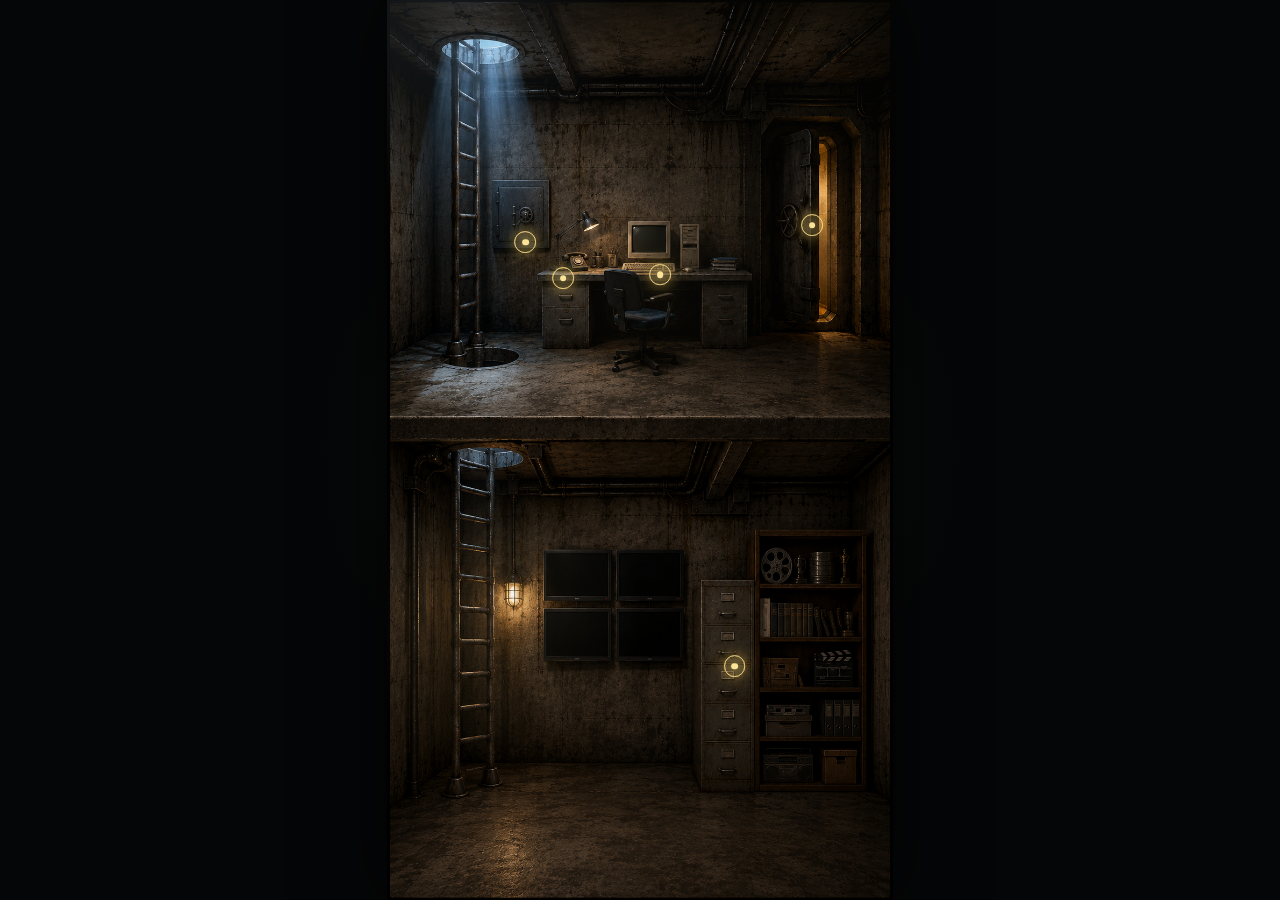
<file: index.html>
<!doctype html>
<html lang="en">
<head>
  <meta charset="utf-8" />
  <meta name="viewport" content="width=device-width, initial-scale=1, viewport-fit=cover" />
  <title>Feisk Productions Vault</title>
  <meta name="description" content="Feisk Productions immersive bunker archive." />
  <link rel="stylesheet" href="style.css" />
  <link rel="stylesheet" href="prop-placement.css" />
</head>
<body>
  <main id="app" class="app app--direct" aria-live="polite">
    <section id="bunkerScene" class="bunker-scene screen bunker-scene--active" aria-label="Feisk Productions bunker room">
      <div id="sceneViewport" class="scene-viewport">
        <div id="sceneStage" class="scene-stage" aria-label="Interactive bunker scene">
          <img
            id="bunkerBackground"
            class="bunker-scene__image"
            src="assets/backgrounds/bunker-room-final.png"
            alt="An illustrated two-floor underground bunker office archive"
            draggable="false"
          />

          <div class="bunker-effects" aria-hidden="true">
            <div class="bunker-light-flicker"></div>
            <div id="dustLayer" class="dust-layer"></div>
          </div>

          <div id="hotspotsLayer" class="hotspots-layer" aria-label="Interactive bunker objects"></div>

          <button
            id="editLadderHotspot"
            class="edit-ladder-hotspot"
            type="button"
            aria-label="Hidden editor access"
            title=""
          ></button>
        </div>
      </div>
    </section>

    <div id="panelBackdrop" class="panel-backdrop" hidden></div>

    <aside id="infoPanel" class="info-panel" role="dialog" aria-modal="true" aria-labelledby="panelTitle" hidden>
      <button id="panelClose" class="info-panel__close" type="button" aria-label="Close information panel">×</button>
      <p id="panelKicker" class="info-panel__kicker"></p>
      <h2 id="panelTitle" class="info-panel__title"></h2>
      <div class="info-panel__scroll">
        <p id="panelBody" class="info-panel__body"></p>
      </div>
    </aside>

    <section id="desktopOverlay" class="desktop-overlay" aria-label="Feisk terminal desktop" hidden>
      <div id="desktopShell" class="desktop-shell" role="dialog" aria-modal="true" aria-labelledby="desktopTitle">
        <header class="desktop-shell__topbar">
          <div>
            <p class="desktop-shell__kicker">FEISK TERMINAL // ARCHIVE ACCESS</p>
            <h2 id="desktopTitle">Feisk Productions Desktop</h2>
          </div>
          <button id="desktopClose" class="desktop-shell__close" type="button" aria-label="Close desktop">×</button>
        </header>

        <div class="desktop-screen">
          <div class="desktop-wallpaper" aria-hidden="true"></div>
          <div id="desktopIcons" class="desktop-icons" aria-label="Desktop icons"></div>
          <div id="desktopWindowLayer" class="desktop-window-layer" aria-live="polite"></div>
        </div>

        <footer class="desktop-statusbar" aria-label="Desktop status">
          <span class="desktop-statusbar__brand">FEISK OS</span>
          <span class="desktop-statusbar__scan">SECURE ARCHIVE SESSION</span>
          <span id="desktopClock" class="desktop-clock" aria-label="Terminal status">ARCHIVE ONLINE</span>
        </footer>
      </div>
    </section>

    <section id="placementEditor" class="editor-panel" aria-label="Placement editor" hidden>
      <header id="editorDragHandle" class="editor-panel__header">
        <div>
          <p class="editor-panel__kicker">Placement Editor</p>
          <h2>Hotspot Dots</h2>
        </div>
        <div class="editor-panel__window-actions">
          <button id="editorMinimise" type="button" aria-label="Minimise editor">–</button>
          <button id="editorClose" type="button" aria-label="Close editor">×</button>
        </div>
      </header>
      <div id="editorBody" class="editor-panel__body">
        <p class="editor-panel__hint">Triple-click the ladder to toggle. Drag a box to move it, drag the gold corner to resize, or drag the green dot handle to move the visible dot.</p>
        <h3 id="editorSelectedTitle">No hotspot selected</h3>
        <div class="editor-grid">
          <label>X <input id="editorX" type="number" step="0.1" /></label>
          <label>Y <input id="editorY" type="number" step="0.1" /></label>
          <label>W <input id="editorWidth" type="number" step="0.1" /></label>
          <label>H <input id="editorHeight" type="number" step="0.1" /></label>
          <label>Dot X <input id="editorDotX" type="number" step="0.1" /></label>
          <label>Dot Y <input id="editorDotY" type="number" step="0.1" /></label>
        </div>
        <div class="editor-actions">
          <button id="copyPlacement" type="button">Copy placement</button>
          <button id="downloadData" type="button">Download data.js</button>
          <button id="resetPlacement" type="button">Reset</button>
        </div>
      </div>
      <button id="editorRestore" class="editor-restore" type="button" hidden>▢ Editor</button>
    </section>
  </main>

  <script src="data.js"></script>
  <script src="script.js"></script>
</body>
</html>
</file>
<file: style.css>
[hidden] {
  display: none !important;
}

:root {
  --color-black: #030405;
  --color-warning: #d7b25a;
  --color-green: #7bf0b1;
  --color-panel: rgba(8, 13, 15, 0.95);
  --scene-ratio: 0.5627990431;
  --font-ui: 'Trebuchet MS', Verdana, Arial, sans-serif;
}

* {
  box-sizing: border-box;
}

html,
body {
  width: 100%;
  height: 100%;
  margin: 0;
  overflow: hidden;
  background: var(--color-black);
  color: #f3efe4;
  font-family: var(--font-ui);
}

button {
  font: inherit;
}

.app {
  position: relative;
  width: 100vw;
  height: 100dvh;
  overflow: hidden;
  background: #050607;
}

.screen {
  position: absolute;
  inset: 0;
  width: 100%;
  height: 100%;
}

.bunker-scene {
  z-index: 5;
  opacity: 1;
  background: #050607;
  overflow: hidden;
  pointer-events: auto;
}

.scene-viewport {
  position: absolute;
  inset: 0;
  display: grid;
  place-items: center;
  overflow: hidden;
  background:
    radial-gradient(circle at 50% 50%, rgba(215, 178, 90, 0.05), transparent 42%),
    #050607;
  touch-action: manipulation;
}

.scene-stage {
  position: relative;
  width: min(100vw, calc(100dvh * var(--scene-ratio)));
  height: min(100dvh, calc(100vw / var(--scene-ratio)));
  aspect-ratio: var(--scene-ratio);
  overflow: hidden;
  user-select: none;
  box-shadow: 0 0 70px rgba(0, 0, 0, 0.72);
}

.bunker-scene__image {
  display: block;
  width: 100%;
  height: 100%;
  object-fit: contain;
  user-select: none;
  pointer-events: none;
}

.bunker-effects {
  position: absolute;
  inset: 0;
  z-index: 7;
  pointer-events: none;
  overflow: hidden;
}

.bunker-light-flicker {
  position: absolute;
  inset: -8%;
  background:
    radial-gradient(circle at 15% 8%, rgba(185, 220, 255, 0.20), transparent 18%),
    radial-gradient(circle at 25% 66%, rgba(255, 224, 142, 0.12), transparent 18%),
    radial-gradient(circle at 52% 32%, rgba(255, 226, 160, 0.08), transparent 20%),
    linear-gradient(180deg, rgba(255, 236, 180, 0.035), transparent 36%, rgba(0,0,0,0.18));
  mix-blend-mode: screen;
  opacity: 0.52;
  animation: bunkerFlicker 7.5s infinite steps(1, end);
}

.dust-layer {
  position: absolute;
  inset: 0;
  overflow: hidden;
  opacity: 0.48;
}

.dust-particle {
  position: absolute;
  width: var(--dust-size, 2px);
  height: var(--dust-size, 2px);
  left: var(--dust-left, 50%);
  top: 110%;
  border-radius: 50%;
  background: rgba(240, 223, 176, 0.55);
  box-shadow: 0 0 8px rgba(240, 223, 176, 0.25);
  animation: dustFloat var(--dust-duration, 18s) linear infinite;
  animation-delay: var(--dust-delay, 0s);
}

.hotspots-layer {
  position: absolute;
  inset: 0;
  z-index: 18;
  pointer-events: none;
}

.hotspot {
  position: absolute;
  z-index: 19;
  padding: 0;
  border: 1px solid transparent;
  border-radius: 12px;
  background: transparent;
  cursor: pointer;
  pointer-events: auto;
  transition: border-color 160ms ease, background 160ms ease, box-shadow 160ms ease;
  touch-action: manipulation;
}

.hotspot::before {
  content: '';
  position: absolute;
  inset: -9%;
  border-radius: inherit;
  opacity: 0;
  background: radial-gradient(circle at var(--local-dot-x, 50%) var(--local-dot-y, 50%), rgba(255, 214, 102, 0.18), transparent 58%);
  box-shadow: inset 0 0 25px rgba(255, 214, 102, 0.12), 0 0 22px rgba(255, 214, 102, 0.10);
  transition: opacity 180ms ease;
}

.hotspot__dot {
  position: absolute;
  width: clamp(14px, 1.7vw, 25px);
  height: clamp(14px, 1.7vw, 25px);
  left: var(--local-dot-x, 50%);
  top: var(--local-dot-y, 50%);
  transform: translate(-50%, -50%);
  pointer-events: none;
  filter: drop-shadow(0 0 10px rgba(255, 214, 102, 0.52));
}

.hotspot__dot-core,
.hotspot__dot-ring,
.hotspot__dot-pulse {
  position: absolute;
  inset: 0;
  border-radius: 50%;
}

.hotspot__dot-core {
  inset: 35%;
  background: #fbe49a;
  box-shadow: 0 0 8px rgba(255, 230, 148, 0.95), 0 0 16px rgba(255, 177, 63, 0.44);
}

.hotspot__dot-ring {
  border: 1px solid rgba(255, 231, 157, 0.72);
  box-shadow: inset 0 0 8px rgba(255, 222, 126, 0.28), 0 0 12px rgba(255, 214, 102, 0.34);
  animation: hotspotDotBreathe 2.4s ease-in-out infinite;
}

.hotspot__dot-pulse {
  border: 1px solid rgba(255, 214, 102, 0.55);
  animation: hotspotDotPulse 2.4s ease-out infinite;
}

.hotspot__label {
  position: absolute;
  left: var(--local-dot-x, 50%);
  top: calc(var(--local-dot-y, 50%) - 34px);
  transform: translate(-50%, 6px);
  width: max-content;
  max-width: min(190px, 42vw);
  padding: 5px 8px;
  border: 1px solid rgba(215, 178, 90, 0.46);
  border-radius: 999px;
  background: rgba(5, 8, 9, 0.82);
  color: #f9e2a5;
  font-size: 0.66rem;
  letter-spacing: 0.08em;
  text-transform: uppercase;
  opacity: 0;
  pointer-events: none;
  white-space: nowrap;
  box-shadow: 0 8px 24px rgba(0,0,0,0.36);
  transition: opacity 160ms ease, transform 160ms ease;
}

.hotspot:hover,
.hotspot:focus-visible,
.hotspot.is-active {
  outline: none;
}

.hotspot:hover::before,
.hotspot:focus-visible::before,
.hotspot.is-active::before {
  opacity: 1;
}

.hotspot:hover .hotspot__dot,
.hotspot:focus-visible .hotspot__dot,
.hotspot.is-active .hotspot__dot {
  filter: drop-shadow(0 0 18px rgba(255, 221, 111, 0.78));
}

.hotspot:hover .hotspot__dot-ring,
.hotspot:focus-visible .hotspot__dot-ring,
.hotspot.is-active .hotspot__dot-ring {
  border-color: rgba(255, 238, 177, 0.96);
  box-shadow: inset 0 0 12px rgba(255, 230, 150, 0.36), 0 0 22px rgba(255, 214, 102, 0.62);
}

.hotspot:hover .hotspot__dot-pulse,
.hotspot:focus-visible .hotspot__dot-pulse,
.hotspot.is-active .hotspot__dot-pulse {
  animation-duration: 1.1s;
}

.hotspot:hover .hotspot__label,
.hotspot:focus-visible .hotspot__label,
.hotspot.is-active .hotspot__label {
  opacity: 1;
  transform: translate(-50%, 0);
}

.hotspot.is-selected {
  border-color: rgba(123, 240, 177, 0.9);
  background: rgba(123, 240, 177, 0.05);
  box-shadow: 0 0 0 1px rgba(123, 240, 177, 0.35), inset 0 0 22px rgba(123, 240, 177, 0.12);
}

.hotspot.is-selected .hotspot__dot-core {
  background: #8ff6bd;
  box-shadow: 0 0 12px rgba(123, 240, 177, 0.95), 0 0 24px rgba(123, 240, 177, 0.42);
}

.edit-ladder-hotspot {
  position: absolute;
  left: 8.5%;
  top: 3%;
  width: 13%;
  height: 86%;
  z-index: 22;
  padding: 0;
  border: 0;
  background: transparent;
  cursor: default;
}

.edit-ladder-hotspot--ping {
  box-shadow: inset 0 0 28px rgba(123, 240, 177, 0.18);
}

.panel-backdrop {
  position: absolute;
  inset: 0;
  z-index: 30;
  background: rgba(0,0,0,0.28);
  backdrop-filter: blur(2px);
}

.info-panel {
  position: absolute;
  right: clamp(18px, 5vw, 64px);
  bottom: clamp(18px, 6vh, 64px);
  z-index: 40;
  width: min(88vw, 430px);
  max-height: min(72dvh, 560px);
  display: flex;
  flex-direction: column;
  padding: 22px 22px 24px;
  border: 2px solid rgba(215, 178, 90, 0.65);
  border-radius: 10px;
  background: linear-gradient(180deg, rgba(255,255,255,0.05), transparent 28%), var(--color-panel);
  box-shadow: 0 24px 65px rgba(0,0,0,0.72), 0 0 34px rgba(215,178,90,0.12);
  transform: translateY(18px) scale(0.97);
  opacity: 0;
  pointer-events: none;
  transition: opacity 200ms ease, transform 200ms ease;
}

.app--panel-open .info-panel {
  opacity: 1;
  transform: translateY(0) scale(1);
  pointer-events: auto;
}

.info-panel__close {
  position: absolute;
  right: 10px;
  top: 8px;
  width: 34px;
  height: 34px;
  border: 1px solid rgba(255,255,255,0.16);
  border-radius: 50%;
  background: rgba(255,255,255,0.06);
  color: #f7e7bd;
  cursor: pointer;
  font-size: 1.35rem;
  line-height: 1;
}

.info-panel__close:hover,
.info-panel__close:focus-visible {
  color: #111;
  background: var(--color-warning);
  outline: none;
}

.info-panel__kicker {
  flex: none;
  margin: 0 34px 8px 0;
  color: var(--color-green);
  font-size: 0.75rem;
  letter-spacing: 0.16em;
  text-transform: uppercase;
}

.info-panel__title {
  flex: none;
  margin: 0 34px 12px 0;
  color: #f8e6b9;
  font-size: clamp(1.25rem, 3vw, 1.9rem);
  line-height: 1.08;
}

.info-panel__scroll {
  min-height: 0;
  overflow-y: auto;
  padding-right: 4px;
}

.info-panel__body {
  margin: 0;
  color: #d4d0c4;
  font-size: 0.98rem;
  line-height: 1.55;
  white-space: pre-line;
}

.desktop-overlay {
  position: fixed;
  inset: 0;
  z-index: 55;
  display: grid;
  place-items: center;
  padding: clamp(8px, 1.6vw, 18px);
  background:
    radial-gradient(circle at 50% 22%, rgba(123, 240, 177, 0.12), transparent 34%),
    rgba(0, 0, 0, 0.80);
  backdrop-filter: blur(5px);
}

.desktop-shell {
  width: min(96vw, 980px);
  height: min(90dvh, 620px);
  display: flex;
  flex-direction: column;
  overflow: hidden;
  border: 1px solid rgba(123,240,177,0.56);
  border-radius: 16px;
  background: linear-gradient(145deg, rgba(2, 9, 8, 0.98), rgba(7, 18, 22, 0.98));
  color: #b7ffd5;
  box-shadow:
    0 0 0 1px rgba(255,255,255,0.04) inset,
    0 0 44px rgba(123,240,177,0.18),
    0 28px 90px rgba(0,0,0,0.78);
}

.desktop-shell__topbar {
  position: relative;
  display: flex;
  align-items: center;
  justify-content: space-between;
  gap: 12px;
  flex: none;
  min-height: 54px;
  padding: 10px 12px 9px 14px;
  border-bottom: 1px solid rgba(123,240,177,0.26);
  background:
    linear-gradient(90deg, rgba(215,178,90,0.11), transparent 34%),
    linear-gradient(180deg, rgba(123,240,177,0.13), rgba(0,0,0,0.10));
}

.desktop-shell__topbar::after {
  content: '';
  position: absolute;
  left: -24%;
  top: 0;
  width: 24%;
  height: 100%;
  background: linear-gradient(90deg, transparent, rgba(123,240,177,0.18), transparent);
  animation: desktopSweep 6.8s ease-in-out infinite;
  pointer-events: none;
}

.desktop-shell__kicker {
  margin: 0 0 2px;
  color: var(--color-warning);
  font-size: 0.62rem;
  letter-spacing: 0.16em;
  text-transform: uppercase;
}

.desktop-shell h2 {
  margin: 0;
  color: #e8ffe9;
  font-size: clamp(0.95rem, 1.7vw, 1.22rem);
  letter-spacing: 0.03em;
}

.desktop-shell__close {
  width: 34px;
  height: 32px;
  border: 1px solid rgba(123,240,177,0.42);
  border-radius: 9px;
  background: rgba(255,255,255,0.055);
  color: #b7ffd5;
  cursor: pointer;
  transition: transform 140ms ease, background 140ms ease, box-shadow 140ms ease;
}

.desktop-shell__close:hover,
.desktop-shell__close:focus-visible {
  background: rgba(255, 98, 98, 0.18);
  box-shadow: 0 0 18px rgba(255, 98, 98, 0.18);
  transform: translateY(-1px);
  outline: none;
}

.desktop-screen {
  position: relative;
  flex: 1;
  min-height: 0;
  display: grid;
  grid-template-columns: clamp(116px, 18vw, 154px) minmax(0, 1fr);
  gap: clamp(8px, 1.4vw, 14px);
  padding: clamp(10px, 1.6vw, 16px);
  overflow: hidden;
  background:
    radial-gradient(circle at 22% 18%, rgba(215, 178, 90, 0.08), transparent 24%),
    radial-gradient(circle at 62% 38%, rgba(123,240,177,0.11), transparent 32%),
    linear-gradient(135deg, #04100d, #07171b 52%, #030607);
}

.desktop-screen::before {
  content: '';
  position: absolute;
  inset: 0;
  z-index: 10;
  pointer-events: none;
  opacity: 0.18;
  background: repeating-linear-gradient(0deg, rgba(255,255,255,0.16) 0 1px, transparent 1px 4px);
  mix-blend-mode: screen;
  animation: desktopScanlineJitter 5.5s steps(1, end) infinite;
}

.desktop-screen::after {
  content: '';
  position: absolute;
  inset: 0;
  z-index: 11;
  pointer-events: none;
  background:
    radial-gradient(circle at 50% 50%, transparent 54%, rgba(0,0,0,0.42) 100%),
    linear-gradient(90deg, rgba(123,240,177,0.03), transparent 12%, transparent 88%, rgba(123,240,177,0.025));
}

.desktop-wallpaper {
  position: absolute;
  inset: 0;
  opacity: 0.28;
  pointer-events: none;
  background:
    linear-gradient(90deg, rgba(123,240,177,0.11) 1px, transparent 1px),
    linear-gradient(0deg, rgba(123,240,177,0.075) 1px, transparent 1px);
  background-size: 42px 42px;
  mask-image: radial-gradient(circle at 55% 42%, black, transparent 80%);
  animation: desktopGridDrift 18s linear infinite;
}

.desktop-icons {
  position: relative;
  z-index: 3;
  display: flex;
  flex-direction: column;
  gap: 8px;
  min-width: 0;
  padding: 8px;
  border: 1px solid rgba(123,240,177,0.20);
  border-radius: 12px;
  background: rgba(0,0,0,0.18);
  box-shadow: inset 0 0 24px rgba(123,240,177,0.045);
  overflow-y: auto;
}

.desktop-icon {
  width: 100%;
  min-height: 48px;
  display: grid;
  grid-template-columns: 32px minmax(0, 1fr);
  align-items: center;
  gap: 8px;
  padding: 6px 7px;
  border: 1px solid rgba(123,240,177,0.12);
  border-radius: 9px;
  background: rgba(0, 0, 0, 0.13);
  color: #b7ffd5;
  text-align: left;
  cursor: pointer;
  transition: transform 140ms ease, border-color 140ms ease, background 140ms ease, box-shadow 140ms ease;
}

.desktop-icon:hover,
.desktop-icon:focus-visible,
.desktop-icon.is-selected {
  outline: none;
  border-color: rgba(123,240,177,0.58);
  background: rgba(123,240,177,0.13);
  box-shadow: 0 0 18px rgba(123,240,177,0.14), inset 0 0 18px rgba(123,240,177,0.05);
  transform: translateX(2px);
}

.desktop-icon.is-selected {
  border-color: rgba(215,178,90,0.64);
  background: rgba(215,178,90,0.10);
}

.desktop-icon__symbol {
  width: 32px;
  height: 32px;
  display: grid;
  place-items: center;
  border: 1px solid rgba(123,240,177,0.42);
  border-radius: 8px;
  background: rgba(0,0,0,0.36);
  color: #f4d77e;
  font-weight: 700;
  font-size: 0.92rem;
  text-shadow: 0 0 12px rgba(123,240,177,0.52);
}

.desktop-icon.is-selected .desktop-icon__symbol {
  animation: desktopIconPulse 1.8s ease-in-out infinite;
}

.desktop-icon__label {
  display: block;
  min-width: 0;
  color: #c9ffe0;
  font-size: 0.68rem;
  line-height: 1.12;
  letter-spacing: 0.04em;
  text-shadow: 0 2px 4px rgba(0,0,0,0.9);
}

.desktop-window-layer {
  position: relative;
  z-index: 4;
  min-width: 0;
  min-height: 0;
  pointer-events: auto;
}

.desktop-window {
  position: absolute;
  inset: 0;
  display: flex;
  flex-direction: column;
  overflow: hidden;
  border: 1px solid rgba(123,240,177,0.46);
  border-radius: 13px;
  background:
    linear-gradient(180deg, rgba(9, 24, 20, 0.98), rgba(3, 10, 9, 0.98));
  color: #b7ffd5;
  box-shadow:
    0 18px 55px rgba(0,0,0,0.60),
    0 0 30px rgba(123,240,177,0.12),
    inset 0 0 36px rgba(123,240,177,0.035);
  pointer-events: auto;
  animation: desktopWindowIn 180ms ease-out both;
}

.desktop-window__bar {
  position: relative;
  display: flex;
  align-items: center;
  gap: 8px;
  flex: none;
  min-height: 36px;
  padding: 7px 8px 7px 11px;
  border-bottom: 1px solid rgba(123,240,177,0.22);
  background: linear-gradient(180deg, rgba(123,240,177,0.13), rgba(0,0,0,0.16));
}

.desktop-window__led {
  width: 8px;
  height: 8px;
  flex: none;
  border-radius: 50%;
  background: #7bf0b1;
  box-shadow: 0 0 10px rgba(123,240,177,0.8);
  animation: desktopLedBlink 2.2s steps(1, end) infinite;
}

.desktop-window__title {
  min-width: 0;
  flex: 1;
  overflow: hidden;
  text-overflow: ellipsis;
  white-space: nowrap;
  font-size: 0.72rem;
  letter-spacing: 0.10em;
  text-transform: uppercase;
  color: #e8ffe9;
}

.desktop-window__close {
  width: 25px;
  height: 24px;
  flex: none;
  border: 1px solid rgba(123,240,177,0.35);
  border-radius: 7px;
  background: rgba(255,255,255,0.055);
  color: #b7ffd5;
  cursor: pointer;
}

.desktop-window__close:hover,
.desktop-window__close:focus-visible {
  border-color: rgba(255, 98, 98, 0.55);
  background: rgba(255, 98, 98, 0.16);
  outline: none;
}

.desktop-window__content {
  min-height: 0;
  overflow-y: auto;
  padding: clamp(14px, 2vw, 22px);
}

.desktop-window__kicker {
  margin: 0 0 7px;
  color: var(--color-warning);
  text-transform: uppercase;
  letter-spacing: 0.14em;
  font-size: 0.66rem;
}

.desktop-window__content h3 {
  margin: 0 0 10px;
  color: #e8ffe9;
  font-size: clamp(1.05rem, 2.1vw, 1.45rem);
  line-height: 1.08;
}

.desktop-window__content p {
  max-width: 62ch;
  margin: 0;
  color: #b7ffd5;
  font-size: clamp(0.88rem, 1.4vw, 0.98rem);
  line-height: 1.48;
  white-space: pre-line;
}

.desktop-window__content::after {
  content: '█';
  display: inline-block;
  margin-top: 12px;
  color: var(--color-warning);
  animation: desktopCursorBlink 1s steps(1, end) infinite;
}

.desktop-statusbar {
  min-height: 34px;
  flex: none;
  display: grid;
  grid-template-columns: auto minmax(0, 1fr) auto;
  align-items: center;
  gap: 10px;
  padding: 6px 10px;
  border-top: 1px solid rgba(123,240,177,0.25);
  background:
    linear-gradient(180deg, rgba(0,0,0,0.24), rgba(123,240,177,0.08));
  color: #f4d77e;
  font-size: 0.66rem;
  letter-spacing: 0.10em;
  text-transform: uppercase;
}

.desktop-statusbar__brand {
  color: #111;
  border-radius: 999px;
  padding: 4px 8px;
  background: var(--color-warning);
  font-weight: 700;
}

.desktop-statusbar__scan {
  min-width: 0;
  overflow: hidden;
  text-overflow: ellipsis;
  white-space: nowrap;
  color: rgba(183,255,213,0.76);
}

.desktop-clock {
  color: #f4d77e;
}

@keyframes desktopSweep {
  0%, 18% { transform: translateX(0); opacity: 0; }
  28% { opacity: 1; }
  46% { transform: translateX(520%); opacity: 0; }
  100% { transform: translateX(520%); opacity: 0; }
}

@keyframes desktopScanlineJitter {
  0%, 100% { transform: translateY(0); opacity: 0.16; }
  25% { transform: translateY(1px); opacity: 0.22; }
  26% { transform: translateY(0); opacity: 0.14; }
  63% { transform: translateY(-1px); opacity: 0.20; }
  64% { transform: translateY(0); opacity: 0.16; }
}

@keyframes desktopGridDrift {
  from { background-position: 0 0, 0 0; }
  to { background-position: 42px 42px, 42px 42px; }
}

@keyframes desktopIconPulse {
  0%, 100% { box-shadow: 0 0 10px rgba(215,178,90,0.32), inset 0 0 8px rgba(215,178,90,0.12); }
  50% { box-shadow: 0 0 18px rgba(215,178,90,0.58), inset 0 0 14px rgba(215,178,90,0.18); }
}

@keyframes desktopWindowIn {
  from { transform: translateY(5px) scale(0.99); opacity: 0; }
  to { transform: translateY(0) scale(1); opacity: 1; }
}

@keyframes desktopLedBlink {
  0%, 92%, 100% { opacity: 1; }
  93%, 95% { opacity: 0.26; }
}

@keyframes desktopCursorBlink {
  0%, 49% { opacity: 1; }
  50%, 100% { opacity: 0; }
}

@keyframes hotspotDotBreathe {
  0%, 100% { transform: scale(0.94); opacity: 0.82; }
  50% { transform: scale(1.1); opacity: 1; }
}

@keyframes hotspotDotPulse {
  0% { transform: scale(0.82); opacity: 0.64; }
  72% { transform: scale(2.25); opacity: 0; }
  100% { transform: scale(2.25); opacity: 0; }
}

@keyframes bunkerFlicker {
  0%, 15%, 19%, 24%, 37%, 44%, 61%, 100% { opacity: 0.52; filter: brightness(1); }
  16% { opacity: 0.22; filter: brightness(0.72); }
  20% { opacity: 0.72; filter: brightness(1.2); }
  38% { opacity: 0.35; filter: brightness(0.84); }
  45% { opacity: 0.66; filter: brightness(1.12); }
  62% { opacity: 0.26; filter: brightness(0.78); }
  63% { opacity: 0.58; filter: brightness(1.04); }
}

@keyframes dustFloat {
  0% { transform: translate3d(0, 0, 0); opacity: 0; }
  10% { opacity: 0.45; }
  70% { opacity: 0.32; }
  100% { transform: translate3d(var(--dust-drift, 36px), -120dvh, 0); opacity: 0; }
}

@media (max-width: 820px) and (orientation: portrait) {
  .scene-stage {
    width: 100vw;
    height: calc(100vw / var(--scene-ratio));
  }

  .hotspot__dot {
    width: 18px;
    height: 18px;
  }

  .hotspot__label {
    font-size: 0.58rem;
    max-width: 130px;
  }

  .info-panel {
    left: max(10px, env(safe-area-inset-left));
    right: max(10px, env(safe-area-inset-right));
    bottom: max(12px, env(safe-area-inset-bottom));
    width: auto;
    max-height: 48dvh;
    padding: 16px;
    border-radius: 12px;
  }

  .info-panel__close {
    width: 30px;
    height: 30px;
    right: 8px;
    top: 7px;
    font-size: 1.2rem;
  }

  .info-panel__kicker {
    margin-bottom: 6px;
    font-size: 0.68rem;
  }

  .info-panel__title {
    margin-bottom: 8px;
    font-size: 1.18rem;
  }

  .info-panel__body {
    font-size: 0.9rem;
    line-height: 1.42;
  }

  .desktop-overlay {
    padding: 8px;
  }

  .desktop-shell {
    width: 100%;
    height: 92dvh;
    border-radius: 12px;
  }

  .desktop-shell__topbar {
    min-height: 48px;
    padding: 8px 10px;
  }

  .desktop-screen {
    grid-template-columns: 1fr;
    grid-template-rows: auto minmax(0, 1fr);
    gap: 8px;
    padding: 8px;
  }

  .desktop-icons {
    flex-direction: row;
    gap: 7px;
    padding: 7px;
    overflow-x: auto;
    overflow-y: hidden;
  }

  .desktop-icon {
    width: 96px;
    min-width: 96px;
    min-height: 44px;
    grid-template-columns: 28px minmax(0, 1fr);
    gap: 6px;
  }

  .desktop-icon__symbol {
    width: 28px;
    height: 28px;
  }

  .desktop-icon__label {
    font-size: 0.62rem;
  }

  .desktop-statusbar {
    grid-template-columns: auto minmax(0, 1fr);
  }

  .desktop-clock {
    display: none;
  }
}

@media (prefers-reduced-motion: reduce) {
  *,
  *::before,
  *::after {
    animation-duration: 0.001ms !important;
    animation-iteration-count: 1 !important;
    scroll-behavior: auto !important;
    transition-duration: 0.001ms !important;
  }
}
</file>
<file: prop-placement.css>
.editor-panel {
  position: fixed;
  left: 16px;
  top: 16px;
  z-index: 80;
  width: min(92vw, 360px);
  max-height: calc(100dvh - 32px);
  display: flex;
  flex-direction: column;
  border: 1px solid rgba(123,240,177,0.55);
  border-radius: 12px;
  background: rgba(5, 11, 10, 0.96);
  color: #dfffe9;
  box-shadow: 0 20px 70px rgba(0,0,0,0.66), 0 0 30px rgba(123,240,177,0.12);
  overflow: hidden;
}

.editor-panel.is-minimised {
  width: auto;
  min-width: 126px;
  height: auto;
}

.editor-panel__header {
  display: flex;
  align-items: center;
  justify-content: space-between;
  gap: 12px;
  padding: 10px 12px;
  border-bottom: 1px solid rgba(123,240,177,0.24);
  background: rgba(123,240,177,0.08);
  cursor: move;
  touch-action: none;
}

.editor-panel__kicker {
  margin: 0 0 3px;
  color: #d7b25a;
  font-size: 0.66rem;
  letter-spacing: 0.12em;
  text-transform: uppercase;
}

.editor-panel h2,
.editor-panel h3 {
  margin: 0;
}

.editor-panel h2 {
  font-size: 1rem;
}

.editor-panel__window-actions {
  display: flex;
  gap: 6px;
}

.editor-panel button {
  min-height: 30px;
  border: 1px solid rgba(215,178,90,0.48);
  border-radius: 7px;
  background: rgba(255,255,255,0.06);
  color: #f7e7bd;
  cursor: pointer;
}

.editor-panel__window-actions button {
  width: 30px;
}

.editor-panel__body {
  min-height: 0;
  overflow: auto;
  padding: 12px;
}

.editor-panel__hint {
  margin: 0 0 10px;
  color: #a9d7bf;
  font-size: 0.78rem;
  line-height: 1.35;
}

.editor-grid {
  display: grid;
  grid-template-columns: repeat(2, minmax(0, 1fr));
  gap: 8px;
  margin: 12px 0;
}

.editor-grid label {
  display: grid;
  gap: 4px;
  color: #d7b25a;
  font-size: 0.7rem;
  letter-spacing: 0.08em;
  text-transform: uppercase;
}

.editor-grid input {
  width: 100%;
  min-height: 32px;
  border: 1px solid rgba(123,240,177,0.26);
  border-radius: 7px;
  background: rgba(0,0,0,0.35);
  color: #dfffe9;
  padding: 6px 7px;
}

.editor-actions {
  display: flex;
  flex-wrap: wrap;
  gap: 7px;
}

.editor-actions button {
  padding: 0 9px;
}

.editor-restore {
  margin: 8px;
  padding: 0 10px;
}

.hotspot.is-editable {
  border-color: rgba(123,240,177,0.32);
  background: rgba(123,240,177,0.04);
}

.hotspot.is-editable::after {
  content: '';
  position: absolute;
  right: -7px;
  bottom: -7px;
  width: 14px;
  height: 14px;
  border: 1px solid rgba(0,0,0,0.7);
  border-radius: 4px;
  background: #d7b25a;
  box-shadow: 0 0 12px rgba(215,178,90,0.55);
}

.hotspot__dot-handle {
  position: absolute;
  left: var(--local-dot-x, 50%);
  top: var(--local-dot-y, 50%);
  z-index: 5;
  width: 18px;
  height: 18px;
  transform: translate(-50%, -50%);
  border: 2px solid rgba(0,0,0,0.85);
  border-radius: 50%;
  background: #7bf0b1;
  box-shadow: 0 0 16px rgba(123,240,177,0.8);
  pointer-events: none;
  opacity: 0;
}

.hotspot.is-editable .hotspot__dot-handle {
  opacity: 1;
}

@media (max-width: 820px) {
  .editor-panel {
    left: 10px;
    top: 10px;
    width: min(86vw, 330px);
    max-height: 54dvh;
  }

  .editor-panel.is-minimised {
    max-height: none;
  }
}
</file>
